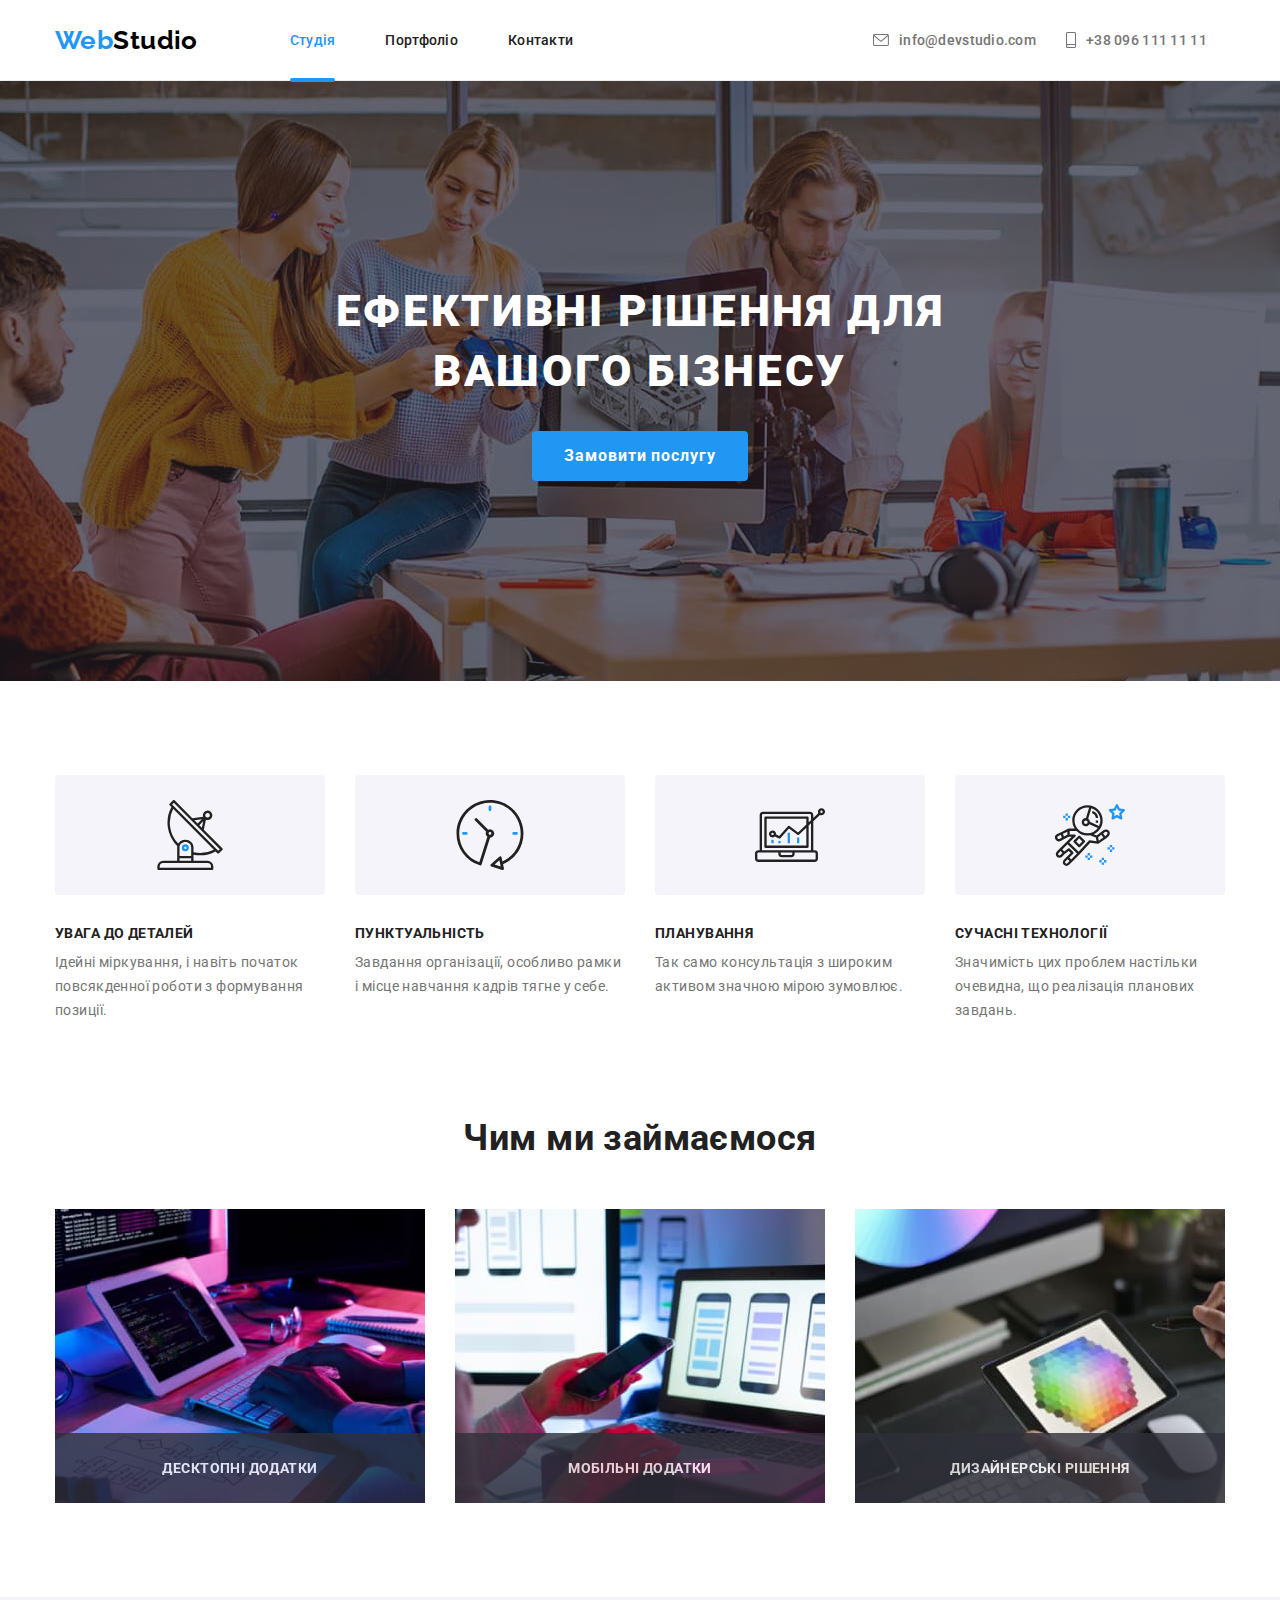
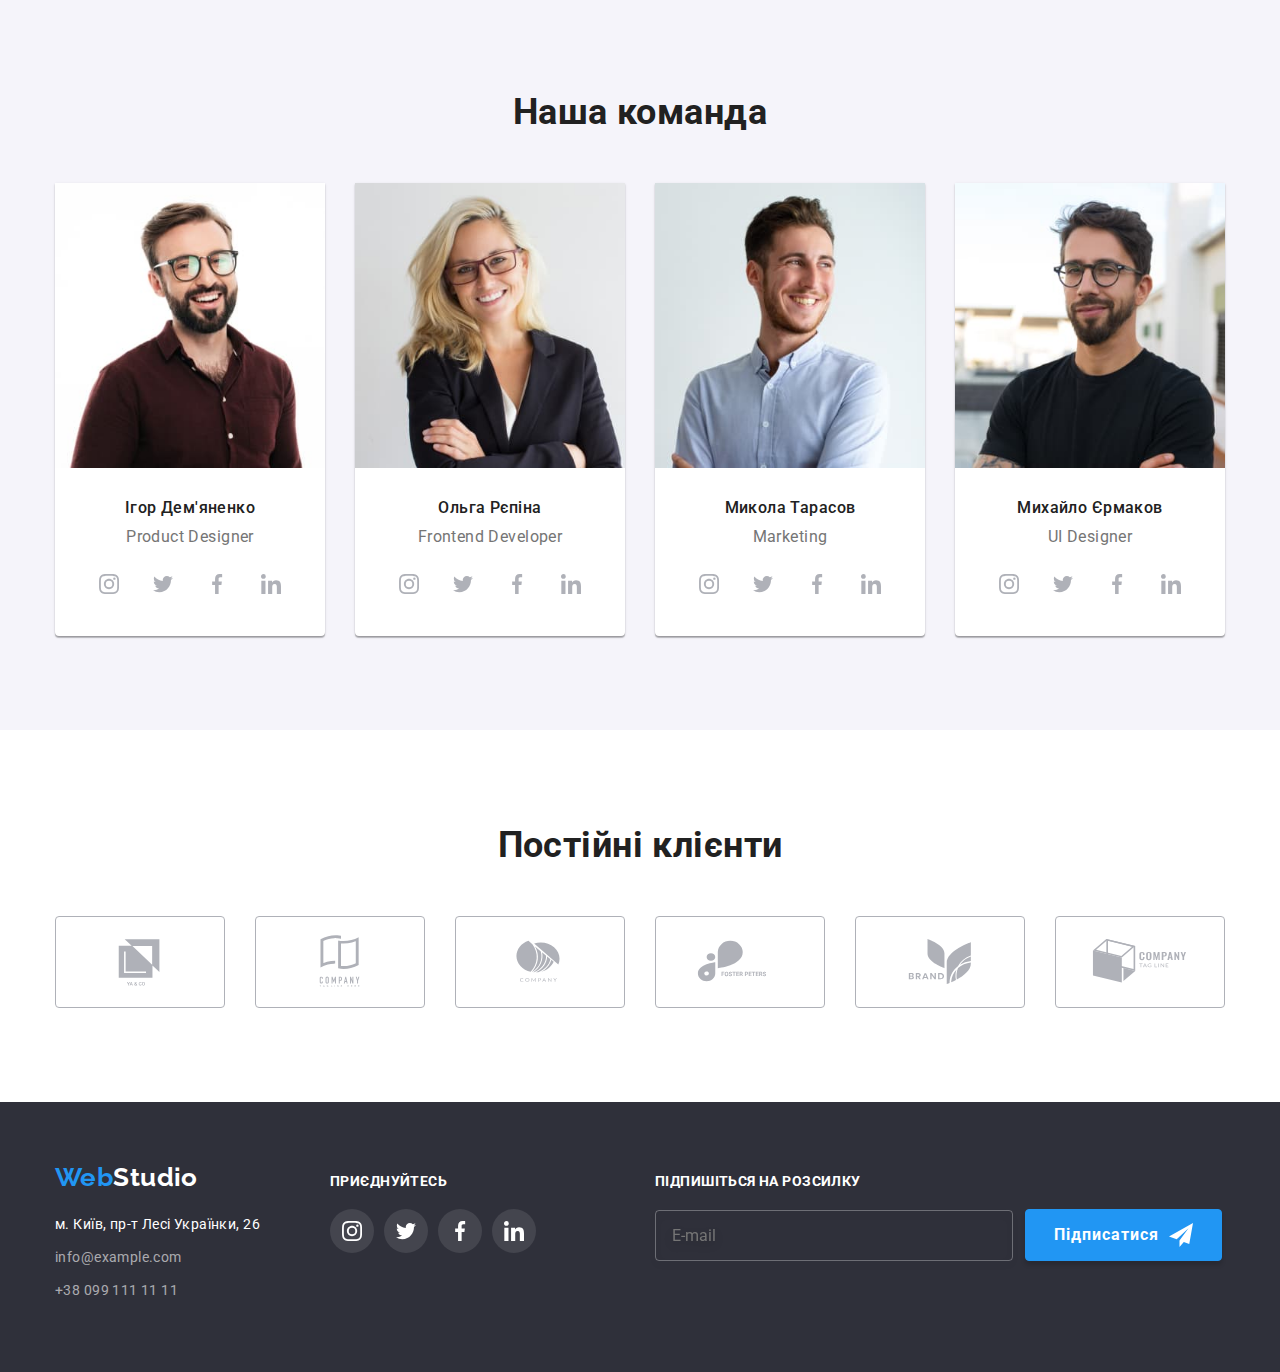
<file: index.html>
<!DOCTYPE html>
<html lang="uk">

<head>
  <meta charset="UTF-8" />
  <meta http-equiv="X-UA-Compatible" content="IE=edge" />
  <meta name="viewport" content="width=device-width, initial-scale=1.0" />
  <link rel="preconnect" href="https://fonts.googleapis.com" />
  <link rel="preconnect" href="https://fonts.gstatic.com" crossorigin />
  <link href="https://fonts.googleapis.com/css2?family=Raleway:wght@700&family=Roboto:wght@400;500;700;900&display=swap"
    rel="stylesheet" />
  <link rel="stylesheet"
    href="https://cdnjs.cloudflare.com/ajax/libs/modern-normalize/1.1.0/modern-normalize.min.css" />
  <link rel="stylesheet" href="./css/main.min.css" />
  <link rel="icon" type="image/svg" href="./images/icon-check.svg">
  <title lang="en">WebStudio</title>
</head>

<body>
  <header class="header">
    <div class="container">
      <div class="header__wraper">
        <nav class="nav">
          <a class="nav__logo" href="./index.html" lang="en"><span class="logo-accent">Web</span>Studio</a>
          <ul class="nav__list">
            <li>
              <a class="nav__link current" href="./index.html">Студія</a>
            </li>
            <li>
              <a class="nav__link" href="./portfolio.html">Портфоліо</a>
            </li>
            <li>
              <a class="nav__link" href="#">Контакти</a>
            </li>
          </ul>
        </nav>
        <ul class="header__list">
          <li>
            <a class="header__link header__link--top" href="mailto:info@devstudio.com">
              <svg class="header__icon" width="16" height="12">
                <use href="./images/icons.svg#icon-envelope"></use>
              </svg>info@devstudio.com</a>
          </li>
          <li>
            <a class="header__link header__link--bottom" href="tel:+380961111111">
              <svg class="header__icon" width="10" height="16">
                <use href="./images/icons.svg#icon-smartphone"></use>
              </svg>+38 096 111 11 11</a>
          </li>
        </ul>
      </div>
      <div class="mobile">
        <a class="mobile__logo" href="./index.html" lang="en"><span class="logo-accent">Web</span>Studio</a>
        <button type="button" class="mobile__menu-open" data-menu-open>
          <svg class="mobile__open-icon" width="40" height="40">
            <use href="./images/icons.svg#icon-menu"></use>
          </svg>
        </button>
        <div class="mobile__menu is-hidden" data-menu>
          <button class="mobile__close" data-menu-close>
            <svg class="mobile__close-icon" width="40" height="40">
              <use href="./images/icons.svg#icon-menu-close"></use>
            </svg>
          </button>
          <div class="mobile__top">
            <ul class="mobile__list">
              <li>
                <a class="mobile__link current-mobile" href="./index.html">Студія</a>
              </li>
              <li>
                <a class="mobile__link" href="./portfolio.html">Портфоліо</a>
              </li>
              <li>
                <a class="mobile__link" href="#">Контакти</a>
              </li>
            </ul>
          </div>
          <div class="mobile__bottom">
            <ul class="mobile__contact-list">
              <li>
                <a class="mobile__tell-link" href="tel:+380961111111">
                  +38 096 111 11 11</a>
              </li>
              <li>
                <a class="mobile__email-link" href="mailto:info@devstudio.com">info@devstudio.com</a>
              </li>
            </ul>
            <ul class="menu-soc">
              <li class="menu-soc__link"><a href="#">Instagram</a></li>
              <li class="menu-soc__link"><a href="#">Twitter</a></li>
              <li class="menu-soc__link"><a href="#">Facebook</a></li>
              <li class="menu-soc__link"><a href="#">LinkedIn</a></li>
            </ul>
          </div>
        </div>
      </div>
    </div>
  </header>
  <main>
    <section class="hero">
      <h1 class="hero__title">Ефективні рішення для вашого бізнесу</h1>
      <button data-modal-open class="hero__btn" type="button">
        Замовити послугу
      </button>
      <div data-modal class="backdrop is-hidden">
        <div class="modal">
          <button data-modal-close class="modal__btn">
            <svg class="modal__icon" width="18" height="18">
              <use href="./images/icons.svg#icon-close"></use>
            </svg>
          </button>
          <p class="modal__title">Залиште свої дані, ми вам передзвонимо</p>
          <form>
            <label class="modal__label">
              Ім'я
              <input type="text" name="name" class="modal__input" required />
              <svg class="modal__input-icon" width="18" height="18">
                <use href="./images/icons.svg#icon-person"></use>
              </svg>
            </label>
            <label class="modal__label">
              Телефон
              <input type="tel" name="tel" class="modal__input" required />
              <svg class="modal__input-icon" width="18" height="18">
                <use href="./images/icons.svg#icon-phone"></use>
              </svg>
            </label>
            <label class="modal__label">
              Пошта
              <input type="email" name="email" class="modal__input" required />
              <svg class="modal__input-icon" width="18" height="18">
                <use href="./images/icons.svg#icon-email"></use>
              </svg>
            </label>
            <label class="modal__label modal__label--bottom">
              Коментар
              <textarea class="modal__comment" name="comment" rows="8" placeholder="Введіть текст"></textarea>
            </label>
            <label class="modal__policy">
              <input class="modal__checkbox" type="checkbox" name="policy" />
              <svg class="modal__checbox-icon" width="16" height="15">
                <use href="./images/icons.svg#icon-check"></use>
              </svg>
              <span>Погоджуюся з розсилкою та приймаю</span>
              <a href="" class="modal__checbox-link">Умови договору</a>
            </label>
            <button type="submit" class="modal__form-btn">Відправити</button>
          </form>
        </div>
      </div>
    </section>
    <section class="features section">
      <div class="container">
        <h2 class="section__title feature-title">Особливості</h2>
        <ul class="features__list">
          <li class="features__item">
            <div class="features__icon-wraper">
              <svg width="70" height="70">
                <use href="./images/icons.svg#icon-antenna"></use>
              </svg>
            </div>
            <h3 class="features__title">Увага до деталей</h3>
            <p class="features__descr">
              Ідейні міркування, і навіть початок повсякденної роботи з
              формування позиції.
            </p>
          </li>
          <li class="features__item">
            <div class="features__icon-wraper">
              <svg width="70" height="70">
                <use href="./images/icons.svg#icon-clock"></use>
              </svg>
            </div>
            <h3 class="features__title">Пунктуальність</h3>
            <p class="features__descr">
              Завдання організації, особливо рамки і місце навчання кадрів
              тягне у себе.
            </p>
          </li>
          <li class="features__item">
            <div class="features__icon-wraper">
              <svg width="70" height="70">
                <use href="./images/icons.svg#icon-diagram"></use>
              </svg>
            </div>
            <h3 class="features__title">Планування</h3>
            <p class="features__descr">
              Так само консультація з широким активом значною мірою зумовлює.
            </p>
          </li>
          <li class="features__item">
            <div class="features__icon-wraper">
              <svg width="70" height="70">
                <use href="./images/icons.svg#icon-astronaut"></use>
              </svg>
            </div>
            <h3 class="features__title">Сучасні технології</h3>
            <p class="features__descr">
              Значимість цих проблем настільки очевидна, що реалізація
              планових завдань.
            </p>
          </li>
        </ul>
      </div>
    </section>
    <section class="services section">
      <div class="container">
        <h2 class="section__title">Чим ми займаємося</h2>
        <ul class="services__list">
          <li class="services__item">
            <img srcset="
                  ./images/studio/desktop/img1.jpg    1x,
                  ./images/studio/desktop/img1-2x.jpg 2x
                " src="./images/studio/desktop/img1.jpg" alt="Людина працює за компьютером" width="370" height="294" />
            <p class="services__description">Десктопні додатки</p>
          </li>
          <li class="services__item">
            <img srcset="
                  ./images/studio/desktop/img2.jpg    1x,
                  ./images/studio/desktop/img2-2x.jpg 2x
                " src="./images/studio/desktop/img2.jpg" alt="Людина працює з телефоном та ноутбуком" width="370"
              height="294" />
            <p class="services__description">Мобільні додатки</p>
          </li>
          <li class="services__item">
            <img srcset="
                  ./images/studio/desktop/img3.jpg    1x,
                  ./images/studio/desktop/img3-2x.jpg 2x
                " src="./images/studio/desktop/img3.jpg" alt="Людина працює з планшетом" width="370" height="294" />
            <p class="services__description">Дизайнерські рішення</p>
          </li>
        </ul>
      </div>
    </section>
    <section class="our-team section">
      <div class="container">
        <h2 class="section__title">Наша команда</h2>
        <ul class="our-team__list">
          <li class="our-team__item">
            <picture>
              <source srcset="
                    ./images/studio/mobile/photo1-mob.jpg    1x,
                    ./images/studio/mobile/photo1-mob-2x.jpg 2x
                  " media="(max-width: 767px)" />
              <source srcset="
                    ./images/studio/tablet/photo1-tab.jpg    1x,
                    ./images/studio/tablet/photo1-tab-2x.jpg 2x
                  " media="(min-width: 768px)" />
              <source srcset="
                    ./images/studio/desktop/photo1.jpg    1x,
                    ./images/studio/desktop/photo1-2x.jpg 2x
                  " media="(min-width: 1200px)" />
              <img src="./images/studio/desktop/photo1.jpg" alt="Ігор Дем'яненко" width="450" />
            </picture>
            <div class="our-team__content">
              <h3 class="our-team__name">Ігор Дем'яненко</h3>
              <p class="our-team__descr" lang="en">Product Designer</p>
              <div>
                <ul class="our-soc">
                  <li class="our-soc__item">
                    <a href="" class="our-soc__link">
                      <svg class="our-soc__icon" width="20" height="20">
                        <use href="./images/icons.svg#icon-instagram"></use>
                      </svg>
                    </a>
                  </li>
                  <li class="our-soc__item">
                    <a href="" class="our-soc__link">
                      <svg class="our-soc__icon" width="20" height="20">
                        <use href="./images/icons.svg#icon-twitter"></use>
                      </svg>
                    </a>
                  </li>
                  <li class="our-soc__item">
                    <a href="" class="our-soc__link">
                      <svg class="our-soc__icon" width="20" height="20">
                        <use href="./images/icons.svg#icon-facebook"></use>
                      </svg>
                    </a>
                  </li>
                  <li class="our-soc__item">
                    <a href="" class="our-soc__link">
                      <svg class="our-soc__icon" width="20" height="20">
                        <use href="./images/icons.svg#icon-linkedin"></use>
                      </svg>
                    </a>
                  </li>
                </ul>
              </div>
            </div>
          </li>
          <li class="our-team__item">
            <picture>
              <source srcset="
                    ./images/studio/mobile/photo2-mob.jpg    1x,
                    ./images/studio/mobile/photo2-mob-2x.jpg 2x
                  " media="(max-width: 767px)" />
              <source srcset="
                    ./images/studio/tablet/photo2-tab.jpg    1x,
                    ./images/studio/tablet/photo2-tab-2x.jpg 2x
                  " media="(min-width: 768px)" />
              <source srcset="
                    ./images/studio/desktop/photo2.jpg    1x,
                    ./images/studio/desktop/photo2-2x.jpg 2x
                  " media="(min-width: 1200px)" />
              <img src="./images/studio/desktop/photo2.jpg" alt="Ольга Рєпіна" width="450" />
            </picture>
            <div class="our-team__content">
              <h3 class="our-team__name">Ольга Рєпіна</h3>
              <p class="our-team__descr" lang="en">Frontend Developer</p>
              <div>
                <ul class="our-soc">
                  <li class="our-soc__item">
                    <a href="" class="our-soc__link">
                      <svg class="our-soc__icon" width="20" height="20">
                        <use href="./images/icons.svg#icon-instagram"></use>
                      </svg>
                    </a>
                  </li>
                  <li class="our-soc__item">
                    <a href="" class="our-soc__link">
                      <svg class="our-soc__icon" width="20" height="20">
                        <use href="./images/icons.svg#icon-twitter"></use>
                      </svg>
                    </a>
                  </li>
                  <li class="our-soc__item">
                    <a href="" class="our-soc__link">
                      <svg class="our-soc__icon" width="20" height="20">
                        <use href="./images/icons.svg#icon-facebook"></use>
                      </svg>
                    </a>
                  </li>
                  <li class="our-soc__item">
                    <a href="" class="our-soc__link">
                      <svg class="our-soc__icon" width="20" height="20">
                        <use href="./images/icons.svg#icon-linkedin"></use>
                      </svg>
                    </a>
                  </li>
                </ul>
              </div>
            </div>
          </li>
          <li class="our-team__item">
            <picture>
              <source srcset="
                    ./images/studio/mobile/photo3-mob.jpg    1x,
                    ./images/studio/mobile/photo3-mob-2x.jpg 2x
                  " media="(max-width: 767px)" />
              <source srcset="
                    ./images/studio/tablet/photo3-tab.jpg    1x,
                    ./images/studio/tablet/photo3-tab-2x.jpg 2x
                  " media="(min-width: 768px)" />
              <source srcset="
                    ./images/studio/desktop/photo3.jpg    1x,
                    ./images/studio/desktop/photo3-2x.jpg 2x
                  " media="(min-width: 1200px)" />
              <img src="./images/studio/desktop/photo3.jpg" alt="Микола Тарасов" width="450" />
            </picture>
            <div class="our-team__content">
              <h3 class="our-team__name">Микола Тарасов</h3>
              <p class="our-team__descr" lang="en">Marketing</p>
              <div>
                <ul class="our-soc">
                  <li class="our-soc__item">
                    <a href="" class="our-soc__link">
                      <svg class="our-soc__icon" width="20" height="20">
                        <use href="./images/icons.svg#icon-instagram"></use>
                      </svg>
                    </a>
                  </li>
                  <li class="our-soc__item">
                    <a href="" class="our-soc__link">
                      <svg class="our-soc__icon" width="20" height="20">
                        <use href="./images/icons.svg#icon-twitter"></use>
                      </svg>
                    </a>
                  </li>
                  <li class="our-soc__item">
                    <a href="" class="our-soc__link">
                      <svg class="our-soc__icon" width="20" height="20">
                        <use href="./images/icons.svg#icon-facebook"></use>
                      </svg>
                    </a>
                  </li>
                  <li class="our-soc__item">
                    <a href="" class="our-soc__link">
                      <svg class="our-soc__icon" width="20" height="20">
                        <use href="./images/icons.svg#icon-linkedin"></use>
                      </svg>
                    </a>
                  </li>
                </ul>
              </div>
            </div>
          </li>
          <li class="our-team__item">
            <picture>
              <source srcset="
                    ./images/studio/mobile/photo4-mob.jpg    1x,
                    ./images/studio/mobile/photo4-mob-2x.jpg 2x
                  " media="(max-width: 767px)" />
              <source srcset="
                    ./images/studio/tablet/photo4-tab.jpg    1x,
                    ./images/studio/tablet/photo4-tab-2x.jpg 2x
                  " media="(min-width: 768px)" />
              <source srcset="
                    ./images/studio/desktop/photo4.jpg    1x,
                    ./images/studio/desktop/photo4-2x.jpg 2x
                  " media="(min-width: 1200px)" />
              <img src="./images/studio/desktop/photo4.jpg" alt="Михайло Єрмаков" width="450" />
            </picture>
            <div class="our-team__content">
              <h3 class="our-team__name">Михайло Єрмаков</h3>
              <p class="our-team__descr" lang="en">UI Designer</p>
              <div>
                <ul class="our-soc">
                  <li class="our-soc__item">
                    <a href="" class="our-soc__link">
                      <svg class="our-soc__icon" width="20" height="20">
                        <use href="./images/icons.svg#icon-instagram"></use>
                      </svg>
                    </a>
                  </li>
                  <li class="our-soc__item">
                    <a href="" class="our-soc__link">
                      <svg class="our-soc__icon" width="20" height="20">
                        <use href="./images/icons.svg#icon-twitter"></use>
                      </svg>
                    </a>
                  </li>
                  <li class="our-soc__item">
                    <a href="" class="our-soc__link">
                      <svg class="our-soc__icon" width="20" height="20">
                        <use href="./images/icons.svg#icon-facebook"></use>
                      </svg>
                    </a>
                  </li>
                  <li class="our-soc__item">
                    <a href="" class="our-soc__link">
                      <svg class="our-soc__icon" width="20" height="20">
                        <use href="./images/icons.svg#icon-linkedin"></use>
                      </svg>
                    </a>
                  </li>
                </ul>
              </div>
            </div>
          </li>
        </ul>
      </div>
    </section>
    <section class="section">
      <div class="container">
        <h2 class="section__title">Постійні клієнти</h2>
        <ul class="clients">
          <li>
            <a href="" class="clients__link">
              <svg class="clients__logo" width="106" height="60">
                <use href="./images/icons.svg#icon-logo1"></use>
              </svg>
            </a>
          </li>
          <li>
            <a href="" class="clients__link">
              <svg class="clients__logo" width="106" height="60">
                <use href="./images/icons.svg#icon-logo2"></use>
              </svg>
            </a>
          </li>
          <li>
            <a href="" class="clients__link">
              <svg class="clients__logo" width="106" height="60">
                <use href="./images/icons.svg#icon-logo3"></use>
              </svg>
            </a>
          </li>
          <li>
            <a href="" class="clients__link">
              <svg class="clients__logo" width="106" height="60">
                <use href="./images/icons.svg#icon-logo4"></use>
              </svg>
            </a>
          </li>
          <li>
            <a href="" class="clients__link">
              <svg class="clients__logo" width="106" height="60">
                <use href="./images/icons.svg#icon-logo5"></use>
              </svg>
            </a>
          </li>
          <li>
            <a href="" class="clients__link">
              <svg class="clients__logo" width="106" height="60">
                <use href="./images/icons.svg#icon-logo6"></use>
              </svg>
            </a>
          </li>
        </ul>
      </div>
    </section>
  </main>
  <footer class="footer">
    <div class="footer__wraper container">
      <div class="footer__link-wraper">
        <div>
          <a class="footer__logo" href="./index.html" lang="en"><span class="logo-accent">Web</span>Studio</a>
          <address class="address">
            <ul class="address__list">
              <li>
                <a class="address__map" href="https://goo.gl/maps/CPtrU1FHBa2aNyZL9" target="_blank"
                  rel="noopener noreferrer nofollow">м. Київ, пр-т Лесі Українки, 26</a>
              </li>
              <li>
                <a class="address__contacts" href="mailto:info@example.com">info@example.com</a>
              </li>
              <li>
                <a class="address__contacts" href="tel:+380991111111">+38 099 111 11 11</a>
              </li>
            </ul>
          </address>
        </div>
        <div class="footer__soc-link">
          <p class="footer__text uppercase">приєднуйтесь</p>
          <ul class="footer__list">
            <li class="footer__item">
              <a href="" class="footer__link">
                <svg width="20" height="20">
                  <use href="./images/icons.svg#icon-instagram"></use>
                </svg>
              </a>
            </li>
            <li class="footer__item">
              <a href="" class="footer__link">
                <svg width="20" height="20">
                  <use href="./images/icons.svg#icon-twitter"></use>
                </svg>
              </a>
            </li>
            <li class="footer__item">
              <a href="" class="footer__link">
                <svg width="20" height="20">
                  <use href="./images/icons.svg#icon-facebook"></use>
                </svg>
              </a>
            </li>
            <li class="footer__item">
              <a href="" class="footer__link">
                <svg width="20" height="20">
                  <use href="./images/icons.svg#icon-linkedin"></use>
                </svg>
              </a>
            </li>
          </ul>
        </div>
      </div>
      <div class="footer__form-wraper">
        <p class="footer__text uppercase">Підпишіться на розсилку</p>
        <form class="footer__form">
          <label class="footer__form-label">
            <input type="email" name="email" placeholder="E-mail" required />
          </label>
          <button class="footer__btn" type="submit">
            Підписатися
            <svg class="footer__btn-icon" width="24" height="24">
              <use href="./images/icons.svg#icon-send"></use>
            </svg>
          </button>
        </form>
      </div>
    </div>
  </footer>
  <script src="./js/modal.js"></script>
  <script src="./js/mobile-menu.js"></script>
</body>

</html>
</file>
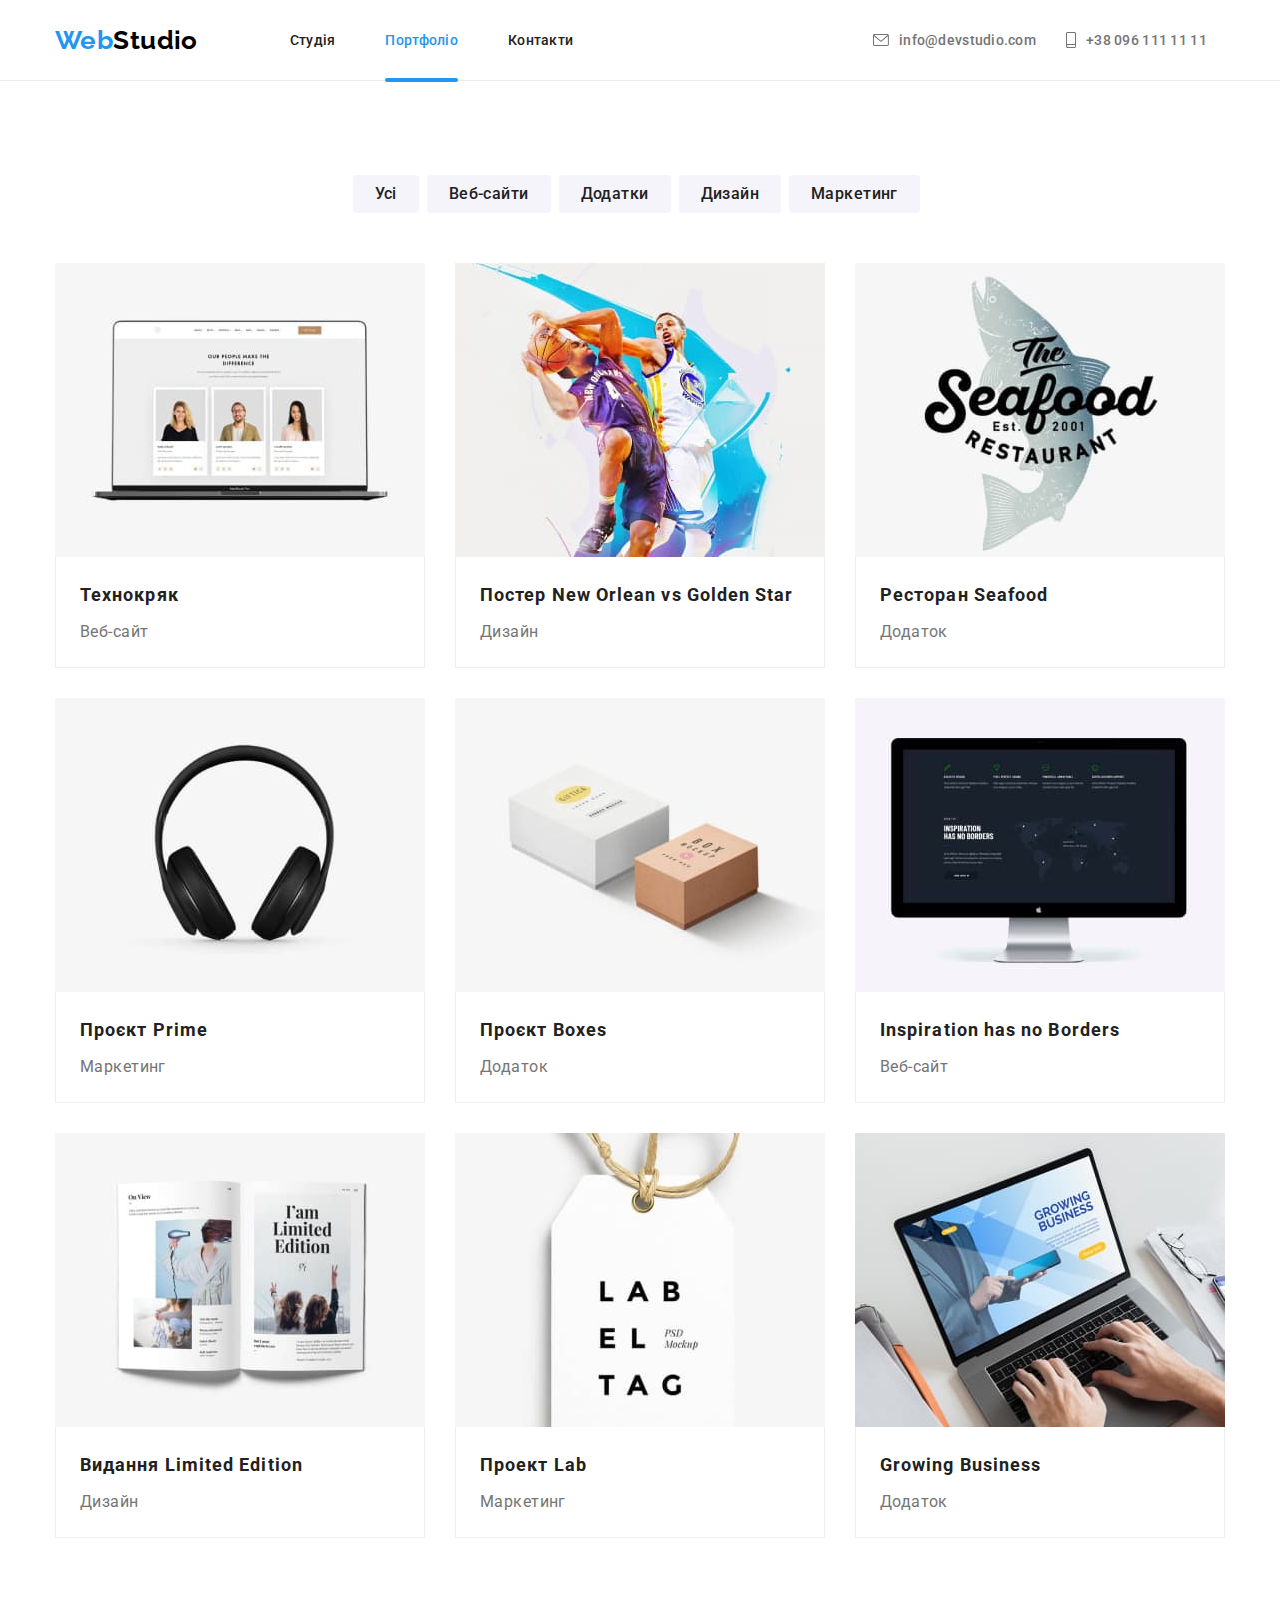
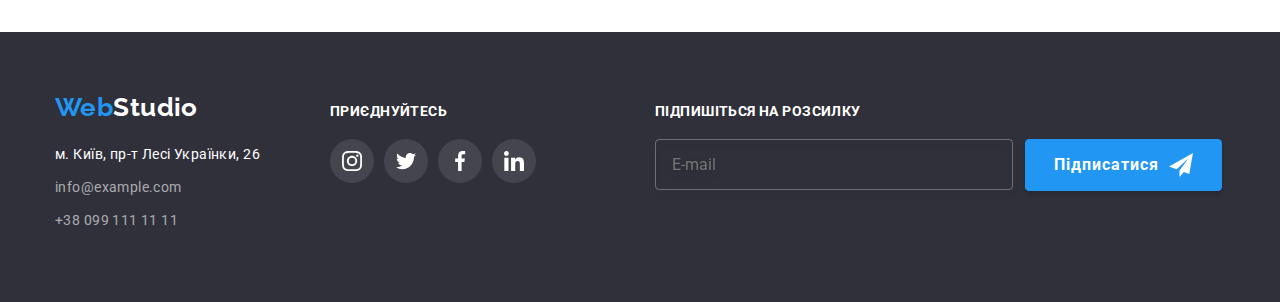
<file: portfolio.html>
<!DOCTYPE html>
<html lang="uk">
  <head>
    <meta charset="UTF-8" />
    <meta http-equiv="X-UA-Compatible" content="IE=edge" />
    <meta name="viewport" content="width=device-width, initial-scale=1.0" />
    <link rel="preconnect" href="https://fonts.googleapis.com" />
    <link rel="preconnect" href="https://fonts.gstatic.com" crossorigin />
    <link
      href="https://fonts.googleapis.com/css2?family=Raleway:wght@700&family=Roboto:wght@400;500;700;900&display=swap"
      rel="stylesheet"
    />
    <link
      rel="stylesheet"
      href="https://cdnjs.cloudflare.com/ajax/libs/modern-normalize/1.1.0/modern-normalize.min.css"
    />
    <link rel="stylesheet" href="./css/main.min.css" />
    <title lang="en">Portfolio</title>
  </head>
  <body>
    <header class="header">
      <div class="container">
        <div class="header__wraper">
          <nav class="nav">
            <a class="nav__logo" href="./index.html" lang="en"
              ><span class="logo-accent">Web</span>Studio</a
            >
            <ul class="nav__list">
              <li>
                <a class="nav__link" href="./index.html">Студія</a>
              </li>
              <li>
                <a class="nav__link current" href="./portfolio.html"
                  >Портфоліо</a
                >
              </li>
              <li>
                <a class="nav__link" href="#">Контакти</a>
              </li>
            </ul>
          </nav>
          <ul class="header__list">
            <li>
              <a
                class="header__link header__link--top"
                href="mailto:info@devstudio.com"
              >
                <svg class="header__icon" width="16" height="12">
                  <use href="./images/icons.svg#icon-envelope"></use></svg
                >info@devstudio.com</a
              >
            </li>
            <li>
              <a
                class="header__link header__link--bottom"
                href="tel:+380961111111"
              >
                <svg class="header__icon" width="10" height="16">
                  <use href="./images/icons.svg#icon-smartphone"></use></svg
                >+38 096 111 11 11</a
              >
            </li>
          </ul>
        </div>
        <div class="mobile">
          <a class="mobile__logo" href="./index.html" lang="en"
            ><span class="logo-accent">Web</span>Studio</a
          >
          <button type="button" class="mobile__menu-open" data-menu-open>
            <svg class="mobile__open-icon" width="40" height="40">
              <use href="./images/icons.svg#icon-menu"></use>
            </svg>
          </button>
          <div class="mobile__menu is-hidden" data-menu>
            <button class="mobile__close" data-menu-close>
              <svg class="mobile__close-icon" width="40" height="40">
                <use href="./images/icons.svg#icon-menu-close"></use>
              </svg>
            </button>
            <div class="mobile__top">
              <ul class="mobile__list">
                <li>
                  <a class="mobile__link" href="./index.html">Студія</a>
                </li>
                <li>
                  <a class="mobile__link current-mobile" href="./portfolio.html"
                    >Портфоліо</a
                  >
                </li>
                <li>
                  <a class="mobile__link" href="#">Контакти</a>
                </li>
              </ul>
            </div>
            <div class="mobile__bottom">
              <ul class="mobile__contact-list">
                <li>
                  <a class="mobile__tell-link" href="tel:+380961111111">
                    +38 096 111 11 11</a
                  >
                </li>
                <li>
                  <a class="mobile__email-link" href="mailto:info@devstudio.com"
                    >info@devstudio.com</a
                  >
                </li>
              </ul>
              <ul class="menu-soc">
                <li class="menu-soc__link"><a href="#">Instagram</a></li>
                <li class="menu-soc__link"><a href="#">Twitter</a></li>
                <li class="menu-soc__link"><a href="#">Facebook</a></li>
                <li class="menu-soc__link"><a href="#">LinkedIn</a></li>
              </ul>
            </div>
          </div>
        </div>
      </div>
    </header>
    <main>
      <section class="portfolio section">
        <div class="container">
          <h1 class="section__title title-hidden">Портфоліо</h1>
          <ul class="portfolio__nav">
            <li class="portfolio__nav-list">
              <button class="portfolio__nav-btn" type="button">Усі</button>
            </li>
            <li class="portfolio__nav-list">
              <button class="portfolio__nav-btn" type="button">
                Веб-сайти
              </button>
            </li>
            <li class="portfolio__nav-list">
              <button class="portfolio__nav-btn" type="button">Додатки</button>
            </li>
            <li class="portfolio__nav-list">
              <button class="portfolio__nav-btn" type="button">Дизайн</button>
            </li>
            <li class="portfolio__nav-list">
              <button class="portfolio__nav-btn" type="button">
                Маркетинг
              </button>
            </li>
          </ul>
          <ul class="portfolio__set">
            <li class="portfolio__item">
              <a href="" class="portfolio__link">
                <div class="overlay">
                  <picture>
                    <source
                      srcset="
                        ./images/portfolio/desktop/img1.jpg    1x,
                        ./images/portfolio/desktop/img1-2x.jpg 2x
                      "
                      media="(min-width: 1200px)"
                    />
                    <source
                      srcset="
                        ./images/portfolio/tablet/img1-tab.jpg    1x,
                        ./images/portfolio/tablet/img1-tab-2x.jpg 2x
                      "
                      media="(min-width: 768px)"
                    />
                    <source
                      srcset="
                        ./images/portfolio/mobile/img1-mob.jpg    1x,
                        ./images/portfolio/mobile/img1-mob-2x.jpg 2x
                      "
                      media="(max-width: 767px)"
                    />
                    <img
                      src="./images/portfolio/desktop/img1.jpg"
                      alt="Технокряк"
                      width="450"
                      height="294"
                    />
                  </picture>

                  <p class="overlay__text">
                    Ресурс пропонує комплексні пропозиції з різним рівнем
                    функціоналу та сервісів. Все це дозволить відвідувачу
                    отримати вичерпні відомості про компанію чи приватну особу.
                  </p>
                </div>

                <div class="portfolio__wraper">
                  <h2 class="portfolio__title">Технокряк</h2>
                  <p class="portfolio__descr">Веб-сайт</p>
                </div>
              </a>
            </li>
            <li class="portfolio__item">
              <a href="" class="portfolio__link">
                <div class="overlay">
                  <picture>
                    <source
                      srcset="
                        ./images/portfolio/desktop/img2.jpg    1x,
                        ./images/portfolio/desktop/img2-2x.jpg 2x
                      "
                      media="(min-width: 1200px)"
                    />
                    <source
                      srcset="
                        ./images/portfolio/tablet/img2-tab.jpg    1x,
                        ./images/portfolio/tablet/img2-tab-2x.jpg 2x
                      "
                      media="(min-width: 768px)"
                    />
                    <source
                      srcset="
                        ./images/portfolio/mobile/img2-mob.jpg    1x,
                        ./images/portfolio/mobile/img2-mob-2x.jpg 2x
                      "
                      media="(max-width: 767px)"
                    />
                    <img
                      src="./images/portfolio/desktop/img2.jpg"
                      alt="Постер Новий Орлеан проти Золотої Зірки"
                      width="450"
                      height="294"
                    />
                  </picture>

                  <p class="overlay__text">
                    Ресурс пропонує комплексні пропозиції з різним рівнем
                    функціоналу та сервісів. Все це дозволить відвідувачу
                    отримати вичерпні відомості про компанію чи приватну особу.
                  </p>
                </div>

                <div class="portfolio__wraper">
                  <h2 class="portfolio__title">
                    Постер <span lang="en">New Orlean vs Golden Star</span>
                  </h2>
                  <p class="portfolio__descr">Дизайн</p>
                </div>
              </a>
            </li>
            <li class="portfolio__item">
              <a href="" class="portfolio__link">
                <div class="overlay">
                  <picture>
                    <source
                      srcset="
                        ./images/portfolio/desktop/img3.jpg    1x,
                        ./images/portfolio/desktop/img3-2x.jpg 2x
                      "
                      media="(min-width: 1200px)"
                    />
                    <source
                      srcset="
                        ./images/portfolio/tablet/img3-tab.jpg    1x,
                        ./images/portfolio/tablet/img3-tab-2x.jpg 2x
                      "
                      media="(min-width: 768px)"
                    />
                    <source
                      srcset="
                        ./images/portfolio/mobile/img3-mob.jpg    1x,
                        ./images/portfolio/mobile/img3-mob-2x.jpg 2x
                      "
                      media="(max-width: 767px)"
                    />
                    <img
                      src="./images/portfolio/desktop/img3.jpg"
                      alt="Ресторан морепродуктів"
                      width="450"
                      height="294"
                    />
                  </picture>

                  <p class="overlay__text">
                    Ресурс пропонує комплексні пропозиції з різним рівнем
                    функціоналу та сервісів. Все це дозволить відвідувачу
                    отримати вичерпні відомості про компанію чи приватну особу.
                  </p>
                </div>

                <div class="portfolio__wraper">
                  <h2 class="portfolio__title">
                    Ресторан <span lang="en">Seafood</span>
                  </h2>
                  <p class="portfolio__descr">Додаток</p>
                </div>
              </a>
            </li>
            <li class="portfolio__item">
              <a href="" class="portfolio__link">
                <div class="overlay">
                  <picture>
                    <source
                      srcset="
                        ./images/portfolio/desktop/img4.jpg    1x,
                        ./images/portfolio/desktop/img4-2x.jpg 2x
                      "
                      media="(min-width: 1200px)"
                    />
                    <source
                      srcset="
                        ./images/portfolio/tablet/img4-tab.jpg    1x,
                        ./images/portfolio/tablet/img4-tab-2x.jpg 2x
                      "
                      media="(min-width: 768px)"
                    />
                    <source
                      srcset="
                        ./images/portfolio/mobile/img4-mob.jpg    1x,
                        ./images/portfolio/mobile/img4-mob-2x.jpg 2x
                      "
                      media="(max-width: 767px)"
                    />
                    <img
                      src="./images/portfolio/desktop/img4.jpg"
                      alt="Головний проєкт"
                      width="450"
                      height="294"
                    />
                  </picture>

                  <p class="overlay__text">
                    Ресурс пропонує комплексні пропозиції з різним рівнем
                    функціоналу та сервісів. Все це дозволить відвідувачу
                    отримати вичерпні відомості про компанію чи приватну особу.
                  </p>
                </div>

                <div class="portfolio__wraper">
                  <h2 class="portfolio__title">
                    Проєкт <span lang="en">Prime</span>
                  </h2>
                  <p class="portfolio__descr">Маркетинг</p>
                </div>
              </a>
            </li>
            <li class="portfolio__item">
              <a href="" class="portfolio__link">
                <div class="overlay">
                  <picture>
                    <source
                      srcset="
                        ./images/portfolio/desktop/img5.jpg    1x,
                        ./images/portfolio/desktop/img5-2x.jpg 2x
                      "
                      media="(min-width: 1200px)"
                    />
                    <source
                      srcset="
                        ./images/portfolio/tablet/img5-tab.jpg    1x,
                        ./images/portfolio/tablet/img5-tab-2x.jpg 2x
                      "
                      media="(min-width: 768px)"
                    />
                    <source
                      srcset="
                        ./images/portfolio/mobile/img5-mob.jpg    1x,
                        ./images/portfolio/mobile/img5-mob-2x.jpg 2x
                      "
                      media="(max-width: 767px)"
                    />
                    <img
                      src="./images/portfolio/desktop/img5.jpg"
                      alt="Проєкт коробок"
                      width="450"
                      height="294"
                    />
                  </picture>

                  <p class="overlay__text">
                    Ресурс пропонує комплексні пропозиції з різним рівнем
                    функціоналу та сервісів. Все це дозволить відвідувачу
                    отримати вичерпні відомості про компанію чи приватну особу.
                  </p>
                </div>

                <div class="portfolio__wraper">
                  <h2 class="portfolio__title">
                    Проєкт <span lang="en">Boxes</span>
                  </h2>
                  <p class="portfolio__descr">Додаток</p>
                </div>
              </a>
            </li>
            <li class="portfolio__item">
              <a href="" class="portfolio__link">
                <div class="overlay">
                  <picture>
                    <source
                      srcset="
                        ./images/portfolio/desktop/img6.jpg    1x,
                        ./images/portfolio/desktop/img6-2x.jpg 2x
                      "
                      media="(min-width: 1200px)"
                    />
                    <source
                      srcset="
                        ./images/portfolio/tablet/img6-tab.jpg    1x,
                        ./images/portfolio/tablet/img6-tab-2x.jpg 2x
                      "
                      media="(min-width: 768px)"
                    />
                    <source
                      srcset="
                        ./images/portfolio/mobile/img6-mob.jpg    1x,
                        ./images/portfolio/mobile/img6-mob-2x.jpg 2x
                      "
                      media="(max-width: 767px)"
                    />
                    <img
                      src="./images/portfolio/desktop/img6.jpg"
                      alt="Натхнення не має меж"
                      width="450"
                      height="294"
                    />
                  </picture>

                  <p class="overlay__text">
                    Ресурс пропонує комплексні пропозиції з різним рівнем
                    функціоналу та сервісів. Все це дозволить відвідувачу
                    отримати вичерпні відомості про компанію чи приватну особу.
                  </p>
                </div>

                <div class="portfolio__wraper">
                  <h2 class="portfolio__title" lang="en">
                    Inspiration has no Borders
                  </h2>
                  <p class="portfolio__descr">Веб-сайт</p>
                </div>
              </a>
            </li>
            <li class="portfolio__item">
              <a href="" class="portfolio__link">
                <div class="overlay">
                  <picture>
                    <source
                      srcset="
                        ./images/portfolio/desktop/img7.jpg    1x,
                        ./images/portfolio/desktop/img7-2x.jpg 2x
                      "
                      media="(min-width: 1200px)"
                    />
                    <source
                      srcset="
                        ./images/portfolio/tablet/img7-tab.jpg    1x,
                        ./images/portfolio/tablet/img7-tab-2x.jpg 2x
                      "
                      media="(min-width: 768px)"
                    />
                    <source
                      srcset="
                        ./images/portfolio/mobile/img7-mob.jpg    1x,
                        ./images/portfolio/mobile/img7-mob-2x.jpg 2x
                      "
                      media="(max-width: 767px)"
                    />
                    <img
                      src="./images/portfolio/desktop/img7.jpg"
                      alt="Обмежене видання"
                      width="450"
                      height="294"
                    />
                  </picture>

                  <p class="overlay__text">
                    Ресурс пропонує комплексні пропозиції з різним рівнем
                    функціоналу та сервісів. Все це дозволить відвідувачу
                    отримати вичерпні відомості про компанію чи приватну особу.
                  </p>
                </div>

                <div class="portfolio__wraper">
                  <h2 class="portfolio__title">
                    Видання <span lang="en">Limited Edition</span>
                  </h2>
                  <p class="portfolio__descr">Дизайн</p>
                </div>
              </a>
            </li>
            <li class="portfolio__item">
              <a href="" class="portfolio__link">
                <div class="overlay">
                  <picture>
                    <source
                      srcset="
                        ./images/portfolio/desktop/img8.jpg    1x,
                        ./images/portfolio/desktop/img8-2x.jpg 2x
                      "
                      media="(min-width: 1200px)"
                    />
                    <source
                      srcset="
                        ./images/portfolio/tablet/img8-tab.jpg    1x,
                        ./images/portfolio/tablet/img8-tab-2x.jpg 2x
                      "
                      media="(min-width: 768px)"
                    />
                    <source
                      srcset="
                        ./images/portfolio/mobile/img8-mob.jpg    1x,
                        ./images/portfolio/mobile/img8-mob-2x.jpg 2x
                      "
                      media="(max-width: 767px)"
                    />
                    <img
                      src="./images/portfolio/desktop/img8.jpg"
                      alt="Проектна лабораторія"
                      width="450"
                      height="294"
                    />
                  </picture>

                  <p class="overlay__text">
                    Ресурс пропонує комплексні пропозиції з різним рівнем
                    функціоналу та сервісів. Все це дозволить відвідувачу
                    отримати вичерпні відомості про компанію чи приватну особу.
                  </p>
                </div>
                <div class="portfolio__wraper">
                  <h2 class="portfolio__title">
                    Проект <span class="uppercase" lang="en">Lab</span>
                  </h2>
                  <p class="portfolio__descr">Маркетинг</p>
                </div>
              </a>
            </li>
            <li class="portfolio__item">
              <a href="" class="portfolio__link">
                <div class="overlay">
                  <picture>
                    <source
                      srcset="
                        ./images/portfolio/desktop/img9.jpg    1x,
                        ./images/portfolio/desktop/img9-2x.jpg 2x
                      "
                      media="(min-width: 1200px)"
                    />
                    <source
                      srcset="
                        ./images/portfolio/tablet/img9-tab.jpg    1x,
                        ./images/portfolio/tablet/img9-tab-2x.jpg 2x
                      "
                      media="(min-width: 768px)"
                    />
                    <source
                      srcset="
                        ./images/portfolio/mobile/img9-mob.jpg    1x,
                        ./images/portfolio/mobile/img9-mob-2x.jpg 2x
                      "
                      media="(max-width: 767px)"
                    />
                    <img
                      src="./images/portfolio/desktop/img9.jpg"
                      alt="Зростаючий бізнес"
                      width="450"
                      height="294"
                    />
                  </picture>

                  <p class="overlay__text">
                    Ресурс пропонує комплексні пропозиції з різним рівнем
                    функціоналу та сервісів. Все це дозволить відвідувачу
                    отримати вичерпні відомості про компанію чи приватну особу.
                  </p>
                </div>
                <div class="portfolio__wraper">
                  <h2 class="portfolio__title" lang="en">Growing Business</h2>
                  <p class="portfolio__descr">Додаток</p>
                </div>
              </a>
            </li>
          </ul>
        </div>
      </section>
    </main>
    <footer class="footer">
      <div class="footer__wraper container">
        <div class="footer__link-wraper">
          <div>
            <a class="footer__logo" href="./index.html" lang="en"
              ><span class="logo-accent">Web</span>Studio</a
            >
            <address class="address">
              <ul class="address__list">
                <li>
                  <a
                    class="address__map"
                    href="https://goo.gl/maps/CPtrU1FHBa2aNyZL9"
                    target="_blank"
                    rel="noopener noreferrer nofollow"
                    >м. Київ, пр-т Лесі Українки, 26</a
                  >
                </li>
                <li>
                  <a class="address__contacts" href="mailto:info@example.com"
                    >info@example.com</a
                  >
                </li>
                <li>
                  <a class="address__contacts" href="tel:+380991111111"
                    >+38 099 111 11 11</a
                  >
                </li>
              </ul>
            </address>
          </div>
          <div class="footer__soc-link">
            <p class="footer__text uppercase">приєднуйтесь</p>
            <ul class="footer__list">
              <li class="footer__item">
                <a href="" class="footer__link">
                  <svg width="20" height="20">
                    <use href="./images/icons.svg#icon-instagram"></use>
                  </svg>
                </a>
              </li>
              <li class="footer__item">
                <a href="" class="footer__link">
                  <svg width="20" height="20">
                    <use href="./images/icons.svg#icon-twitter"></use>
                  </svg>
                </a>
              </li>
              <li class="footer__item">
                <a href="" class="footer__link">
                  <svg width="20" height="20">
                    <use href="./images/icons.svg#icon-facebook"></use>
                  </svg>
                </a>
              </li>
              <li class="footer__item">
                <a href="" class="footer__link">
                  <svg width="20" height="20">
                    <use href="./images/icons.svg#icon-linkedin"></use>
                  </svg>
                </a>
              </li>
            </ul>
          </div>
        </div>
        <div class="footer__form-wraper">
          <p class="footer__text uppercase">Підпишіться на розсилку</p>
          <form class="footer__form">
            <label class="footer__form-label">
              <input type="email" name="email" placeholder="E-mail" required />
            </label>
            <button class="footer__btn" type="submit">
              Підписатися
              <svg class="footer__btn-icon" width="24" height="24">
                <use href="./images/icons.svg#icon-send"></use>
              </svg>
            </button>
          </form>
        </div>
      </div>
    </footer>
    <script src="./js/mobile-menu.js"></script>
  </body>
</html>
</file>
<file: css/main.min.css>
h1,h2,h3,p,ul{margin:0;padding:0}img{display:block;max-width:100%;height:auto}a{display:block}a,a:visited,a:hover{text-decoration:none}ul,ol{list-style:none}:focus,:active{outline:none}a:focus,a:active{outline:1px solid var(--accent-color)}:root{--text-color-theme-dark: #ffffff;--text-color-theme-light: #757575;--title-text-color: #212121;--contacts-color: rgba(255, 255, 255, 0.6);--logo-color: #000000;--accent-color: #2196f3;--btn-active-color: #188ce8;--background-dark: #2f303a;--background-light: #f5f4fa;--gap: 30px;--fill-color: #afb1b8;--footer-soc-background-color: rgba(255, 255, 255, 0.1);--bg-gradient: linear-gradient(rgba(47, 48, 58, 0.4), rgba(47, 48, 58, 0.4))}.portfolio .title-hidden,.feature-title{position:absolute;width:1px;margin:-1px;height:1px;padding:0;overflow:hidden;border:0;clip:rect(0 0 0 0)}body{font-family:"Roboto",sans-serif;color:var(--text-color-theme-light);font-size:14px;letter-spacing:.03em}.container{width:100%;padding:0 15px;margin:0 auto}@media screen and (min-width: 480px){.container{width:480px}}@media screen and (min-width: 768px){.container{width:768px}}@media screen and (min-width: 1200px){.container{width:1200px}}.section{padding:60px 0}@media screen and (min-width: 1200px){.section{padding:94px 0}}.section__title{font-size:28px;line-height:1.179;margin-bottom:30px;color:var(--title-text-color);text-align:center}@media screen and (min-width: 1200px){.section__title{font-size:36px;line-height:1.167;margin-bottom:50px}}.logo,.footer__logo,.mobile__logo,.nav__logo{font-family:"Raleway",sans-serif;font-weight:700;font-size:26px;line-height:1.192}.logo-accent{color:var(--accent-color)}.header{background:var(--text-color-theme-dark);border-bottom:1px solid #ececec}@media screen and (min-width: 768px){.header__list{display:-webkit-box;display:-ms-flexbox;display:flex;-webkit-box-orient:vertical;-webkit-box-direction:normal;-ms-flex-direction:column;flex-direction:column;gap:10px}}@media screen and (min-width: 1200px){.header__list{-webkit-box-orient:horizontal;-webkit-box-direction:normal;-ms-flex-direction:row;flex-direction:row;margin-left:auto;gap:30px;width:352px;-webkit-box-align:center;-ms-flex-align:center;align-items:center}}.header__link--top{padding-top:18px}.header__link--bottom{padding-bottom:18px}.header__link{font-weight:500;line-height:1.143;letter-spacing:.02em;color:var(--text-color-theme-light);-webkit-transition-property:color;transition-property:color;-webkit-transition-duration:250ms;transition-duration:250ms;-webkit-transition-timing-function:cubic-bezier(0.4, 0, 0.2, 1);transition-timing-function:cubic-bezier(0.4, 0, 0.2, 1);display:-webkit-box;display:-ms-flexbox;display:flex;-webkit-box-align:center;-ms-flex-align:center;align-items:center}.header__link:focus,.header__link:hover{color:var(--accent-color)}@media screen and (min-width: 1200px){.header__link{padding:32px 0}}.header__icon{fill:currentColor;margin-right:10px}.nav__logo{color:var(--logo-color);padding:24px 0}@media screen and (min-width: 768px){.nav__logo{font-size:24px;line-height:1.167}}@media screen and (min-width: 1200px){.nav__logo{font-size:26px}}.nav__list{-webkit-box-pack:justify;-ms-flex-pack:justify;justify-content:space-between;-webkit-box-align:center;-ms-flex-align:center;align-items:center;gap:50px}.nav__link{font-weight:500;line-height:1.143;letter-spacing:.02em;color:var(--title-text-color);padding:32px 0;-webkit-transition-property:color;transition-property:color;-webkit-transition-duration:250ms;transition-duration:250ms;-webkit-transition-timing-function:cubic-bezier(0.4, 0, 0.2, 1);transition-timing-function:cubic-bezier(0.4, 0, 0.2, 1);position:relative}.nav__link:focus,.nav__link:hover{color:var(--accent-color)}.header__wraper{display:none}@media screen and (min-width: 768px){.header__wraper{display:-webkit-box;display:-ms-flexbox;display:flex;-webkit-box-pack:justify;-ms-flex-pack:justify;justify-content:space-between;-webkit-box-align:center;-ms-flex-align:center;align-items:center}.header__wraper .nav,.header__wraper .nav__list{display:-webkit-box;display:-ms-flexbox;display:flex;-webkit-box-align:center;-ms-flex-align:center;align-items:center}.header__wraper .nav__list{margin-left:87px}}@media screen and (min-width: 1200px){.header__wraper .nav__list{margin-left:92px}}.mobile{display:-webkit-box;display:-ms-flexbox;display:flex;-webkit-box-pack:justify;-ms-flex-pack:justify;justify-content:space-between;-webkit-box-align:center;-ms-flex-align:center;align-items:center}@media screen and (min-width: 768px){.mobile{display:none}}.mobile__logo{color:var(--logo-color);margin:16px 0;font-size:24px;line-height:1.167}.mobile__menu-open{padding:0;border:none;background-color:var(--text-color-theme-dark);cursor:pointer;-webkit-transition:fill 500ms cubic-bezier(0.4, 0, 0.2, 1);transition:fill 500ms cubic-bezier(0.4, 0, 0.2, 1)}.mobile__menu-open:hover,.mobile__menu-open:focus{fill:var(--accent-color)}.mobile__menu{position:fixed;background-color:var(--text-color-theme-dark);width:100%;height:100%;left:0;top:0;z-index:1;opacity:1;padding:48px 40px;-webkit-transition:opacity 500ms;transition:opacity 500ms;display:-webkit-box;display:-ms-flexbox;display:flex;-webkit-box-orient:vertical;-webkit-box-direction:normal;-ms-flex-direction:column;flex-direction:column;-webkit-box-pack:justify;-ms-flex-pack:justify;justify-content:space-between}.mobile__menu.is-hidden{visibility:hidden;opacity:0;pointer-events:none;-webkit-transition:opacity 500ms,visibility 500ms;transition:opacity 500ms,visibility 500ms}.mobile__top{position:relative}.mobile__close{position:absolute;top:10px;right:15px;background-color:var(--text-color-theme-dark);padding:0;border:none;cursor:pointer;-webkit-transition:fill 500ms cubic-bezier(0.4, 0, 0.2, 1);transition:fill 500ms cubic-bezier(0.4, 0, 0.2, 1)}.mobile__close:hover,.mobile__close:focus{fill:var(--accent-color)}.mobile__list{display:-webkit-box;display:-ms-flexbox;display:flex;-webkit-box-orient:vertical;-webkit-box-direction:normal;-ms-flex-direction:column;flex-direction:column;gap:32px}.mobile__list>li{position:relative}.mobile__link{font-weight:500;font-size:40px;line-height:1.175;letter-spacing:.02em;color:var(--title-text-color);-webkit-transition:color 500ms cubic-bezier(0.4, 0, 0.2, 1);transition:color 500ms cubic-bezier(0.4, 0, 0.2, 1)}.mobile__link:hover,.mobile__link:focus{color:var(--accent-color)}.current-mobile{color:var(--accent-color)}.mobile__tell-link{font-weight:500;font-size:34px;line-height:1.176;letter-spacing:.02em;color:var(--accent-color);margin-bottom:32px;-webkit-transition:color 500ms cubic-bezier(0.4, 0, 0.2, 1);transition:color 500ms cubic-bezier(0.4, 0, 0.2, 1)}.mobile__tell-link:focus,.mobile__tell-link:hover{color:var(--text-color-theme-lightk)}.mobile__email-link{font-weight:500;font-size:24px;line-height:1.167;letter-spacing:.02em;color:var(--text-color-theme-light);margin-bottom:64px;-webkit-transition:color 500ms cubic-bezier(0.4, 0, 0.2, 1);transition:color 500ms cubic-bezier(0.4, 0, 0.2, 1)}.mobile__email-link:focus,.mobile__email-link:hover{color:var(--accent-color)}.menu-soc{display:-webkit-box;display:-ms-flexbox;display:flex;gap:10px;-ms-flex-wrap:wrap;flex-wrap:wrap}.menu-soc__link{font-weight:500;font-size:18px;line-height:1.222;letter-spacing:.02em;padding-right:10px}.menu-soc__link>a{color:var(--accent-color);-webkit-transition:color 500ms cubic-bezier(0.4, 0, 0.2, 1);transition:color 500ms cubic-bezier(0.4, 0, 0.2, 1)}.menu-soc__link>a:focus,.menu-soc__link>a:hover{color:var(--text-color-theme-light)}.menu-soc__link:not(:last-child){border-right:1px solid rgba(33,33,33,.2)}.current{color:var(--accent-color)}.current::after{content:"";position:absolute;width:100%;height:4px;background:var(--accent-color);border-radius:2px;bottom:-1.5px;left:0}.hero{background:var(--background-dark);padding:100px 0;text-align:center;width:100%;max-width:1600px;margin:0 auto;background-size:cover;background-position:center;background-repeat:no-repeat;background-image:var(--bg-gradient),url(../images/studio/mobile/hero-mob.jpg)}@media(min-device-pixel-ratio: 2),(-webkit-min-device-pixel-ratio: 2),(min-resolution: 192dpi),(min-resolution: 2dppx){.hero{background-image:var(--bg-gradient),url(../images/studio/mobile/hero-mob-2x.jpg)}}@media screen and (min-width: 768px){.hero{padding:118px 0;background-image:var(--bg-gradient),url(../images/studio/tablet/hero-tab.jpg)}}@media screen and (min-width: 768px)and (min-device-pixel-ratio: 2),screen and (min-width: 768px)and (-webkit-min-device-pixel-ratio: 2),screen and (min-width: 768px)and (min-resolution: 192dpi),screen and (min-width: 768px)and (min-resolution: 2dppx){.hero{background-image:var(--bg-gradient),url(../images/studio/tablet/hero-tab-2x.jpg)}}@media screen and (min-width: 1200px){.hero{padding:200px 0;background-image:var(--bg-gradient),url(../images/studio/desktop/hero.jpg)}}@media screen and (min-width: 1200px)and (min-device-pixel-ratio: 2),screen and (min-width: 1200px)and (-webkit-min-device-pixel-ratio: 2),screen and (min-width: 1200px)and (min-resolution: 192dpi),screen and (min-width: 1200px)and (min-resolution: 2dppx){.hero{background-image:var(--bg-gradient),url(../images/studio/desktop/hero-2x.jpg)}}.hero__title{font-weight:900;font-size:26px;line-height:1.364;letter-spacing:.06em;text-transform:uppercase;color:var(--text-color-theme-dark);text-align:center;max-width:360px;margin-bottom:30px;margin-left:auto;margin-right:auto}@media screen and (min-width: 1200px){.hero__title{font-size:44px;max-width:696px}}.hero__btn{font-family:inherit;font-weight:700;font-size:16px;line-height:1.875;letter-spacing:.06em;color:var(--text-color-theme-dark);background:var(--accent-color);border:none;cursor:pointer;border-radius:4px;border-color:var(--accent-color);padding:10px 32px;-webkit-transition-property:background-color;transition-property:background-color;-webkit-transition-duration:250ms;transition-duration:250ms;-webkit-transition-timing-function:cubic-bezier(0.4, 0, 0.2, 1);transition-timing-function:cubic-bezier(0.4, 0, 0.2, 1)}.hero__btn:hover,.hero__btn:focus{background-color:var(--btn-active-color)}.backdrop{position:fixed;width:100%;height:100%;background-color:rgba(0,0,0,.2);left:0;top:0;z-index:1;opacity:1;-webkit-transition:opacity 250ms;transition:opacity 250ms}.backdrop.is-hidden{visibility:hidden;opacity:0;pointer-events:none;-webkit-transition:opacity 250ms,visibility 250ms;transition:opacity 250ms,visibility 250ms}.backdrop.is-hidden.is-hidden .modal{-webkit-transform:scale(4);transform:scale(4);-webkit-transition:visibility 250ms,-webkit-transform 250ms;transition:visibility 250ms,-webkit-transform 250ms;transition:transform 250ms,visibility 250ms;transition:transform 250ms,visibility 250ms,-webkit-transform 250ms}.modal{position:absolute;top:50%;left:50%;-webkit-transform:translate(-50%, -50%);transform:translate(-50%, -50%);max-width:96%;width:450px;background-color:var(--text-color-theme-dark);border-radius:4px;-webkit-box-shadow:0px 1px 3px rgba(0,0,0,.12),0px 1px 1px rgba(0,0,0,.14),0px 2px 1px rgba(0,0,0,.2);box-shadow:0px 1px 3px rgba(0,0,0,.12),0px 1px 1px rgba(0,0,0,.14),0px 2px 1px rgba(0,0,0,.2);-webkit-transition:-webkit-transform 250ms;transition:-webkit-transform 250ms;transition:transform 250ms;transition:transform 250ms, -webkit-transform 250ms;padding:40px}@media screen and (min-width: 1200px){.modal{width:528px}}.modal__btn{position:absolute;top:8px;right:8px;padding:5px;border:1px solid rgba(0,0,0,.1);border-radius:50%;background-color:var(--text-color-theme-dark);display:-webkit-box;display:-ms-flexbox;display:flex;-webkit-box-align:center;-ms-flex-align:center;align-items:center;-webkit-box-pack:center;-ms-flex-pack:center;justify-content:center}.modal__icon{fill:currentColor;-webkit-transition:fill 250ms cubic-bezier(0.4, 0, 0.2, 1);transition:fill 250ms cubic-bezier(0.4, 0, 0.2, 1)}.modal__icon:hover,.modal__icon:focus{fill:var(--accent-color)}.modal__btn:hover .modal__icon,.modal__btn:focus .modal__icon{fill:var(--accent-color)}.modal__title{font-weight:700;font-size:20px;line-height:1.15;text-align:center;color:var(--title-text-color);margin-bottom:12px;padding:0 19px}.modal__label{font-size:12px;line-height:1.667;letter-spacing:.01em;color:var(--text-color-theme-light);display:-webkit-box;display:-ms-flexbox;display:flex;-webkit-box-orient:vertical;-webkit-box-direction:normal;-ms-flex-direction:column;flex-direction:column;margin-bottom:10px;text-align:left;position:relative}.modal__label--bottom{margin-bottom:20px}.modal__input-icon{position:absolute;left:12px;bottom:11px;-webkit-transition:fill 250ms cubic-bezier(0.4, 0, 0.2, 1);transition:fill 250ms cubic-bezier(0.4, 0, 0.2, 1)}.modal__input:focus+.modal__input-icon{fill:var(--accent-color)}.modal__input,.modal__comment{border:1px solid rgba(33,33,33,.2);border-radius:4px}.modal__input{width:100%;padding:12px 42px;-webkit-transition:border-color 250ms cubic-bezier(0.4, 0, 0.2, 1);transition:border-color 250ms cubic-bezier(0.4, 0, 0.2, 1)}.modal__input:focus{border-color:var(--accent-color)}.modal__comment{resize:none;padding:12px 16px;height:120px}.modal__comment:focus{border-color:var(--accent-color)}.modal__comment::-webkit-input-placeholder{color:rgba(117,117,117,.5)}.modal__comment::-moz-placeholder{color:rgba(117,117,117,.5)}.modal__comment:-ms-input-placeholder{color:rgba(117,117,117,.5)}.modal__comment::-ms-input-placeholder{color:rgba(117,117,117,.5)}.modal__comment::placeholder,.modal__comment,.modal__input{color:rgba(117,117,117,.5)}.modal__policy{display:inline-block;font-size:12px;line-height:1.167;margin-bottom:30px}@media screen and (min-width: 1200px){.modal__policy{font-size:14px;line-height:1.7}}.modal__policy span{margin-left:8px}.modal__checkbox{position:absolute;width:1px;height:1px;margin:-1px;padding:0;border:0;clip:rect(0 0 0 0);overflow:hidden}.modal__checbox-icon{vertical-align:text-bottom;cursor:pointer;border:2px solid var(--title-text-color);fill:var(--text-color-theme-dark);border-radius:2px;-webkit-transition:border-color 250ms cubic-bezier(0.4, 0, 0.2, 1),background-color 250ms cubic-bezier(0.4, 0, 0.2, 1);transition:border-color 250ms cubic-bezier(0.4, 0, 0.2, 1),background-color 250ms cubic-bezier(0.4, 0, 0.2, 1)}@media screen and (min-width: 1200px){.modal__checbox-icon{vertical-align:text-top}}.modal__checbox-link{display:inline;vertical-align:middle;text-decoration:underline;margin-left:8px;color:var(--accent-color);-webkit-transition:outline 500ms cubic-bezier(0.4, 0, 0.2, 1);transition:outline 500ms cubic-bezier(0.4, 0, 0.2, 1)}.modal__checbox-link:focus,.modal__checbox-link:hover{outline:1px solid var(--accent-color)}.modal__checkbox:checked+.modal__checbox-icon{background-color:var(--accent-color);border-color:rgba(0,0,0,0)}.modal__checkbox:focus+.modal__checbox-icon{border:1px solid var(--accent-color)}.modal__form-btn{padding:10px 52px;background-color:var(--accent-color);-webkit-box-shadow:0px 4px 4px rgba(0,0,0,.15);box-shadow:0px 4px 4px rgba(0,0,0,.15);border-radius:4px;border-color:var(--accent-color);font-weight:700;font-size:16px;line-height:1.875;letter-spacing:.06em;color:var(--text-color-theme-dark);-webkit-transition:background-color 250ms cubic-bezier(0.4, 0, 0.2, 1),-webkit-box-shadow 250ms cubic-bezier(0.4, 0, 0.2, 1);transition:background-color 250ms cubic-bezier(0.4, 0, 0.2, 1),-webkit-box-shadow 250ms cubic-bezier(0.4, 0, 0.2, 1);transition:box-shadow 250ms cubic-bezier(0.4, 0, 0.2, 1),background-color 250ms cubic-bezier(0.4, 0, 0.2, 1);transition:box-shadow 250ms cubic-bezier(0.4, 0, 0.2, 1),background-color 250ms cubic-bezier(0.4, 0, 0.2, 1),-webkit-box-shadow 250ms cubic-bezier(0.4, 0, 0.2, 1);-webkit-transition:background-color 500ms cubic-bezier(0.4, 0, 0.2, 1),-webkit-box-shadow 500ms cubic-bezier(0.4, 0, 0.2, 1);transition:background-color 500ms cubic-bezier(0.4, 0, 0.2, 1),-webkit-box-shadow 500ms cubic-bezier(0.4, 0, 0.2, 1);transition:background-color 500ms cubic-bezier(0.4, 0, 0.2, 1),box-shadow 500ms cubic-bezier(0.4, 0, 0.2, 1);transition:background-color 500ms cubic-bezier(0.4, 0, 0.2, 1),box-shadow 500ms cubic-bezier(0.4, 0, 0.2, 1),-webkit-box-shadow 500ms cubic-bezier(0.4, 0, 0.2, 1)}.modal__form-btn:hover,.modal__form-btn:focus{background-color:var(--btn-active-color);-webkit-box-shadow:0px 4px 4px rgba(0,0,0,.15);box-shadow:0px 4px 4px rgba(0,0,0,.15)}.features{background-color:var(--text-color-theme-dark)}@media screen and (min-width: 768px){.features__list{display:-webkit-box;display:-ms-flexbox;display:flex;-ms-flex-wrap:wrap;flex-wrap:wrap;gap:30px}}.features__item{margin-bottom:30px}.features__item:last-child{margin-bottom:0}@media screen and (min-width: 768px){.features__item{width:calc((100% - var(--gap)*1)/2);margin-bottom:0}}@media screen and (min-width: 1200px){.features__item{width:calc((100% - var(--gap)*3)/4);margin-bottom:0}}.features__icon-wraper{display:-webkit-box;display:-ms-flexbox;display:flex;-webkit-box-pack:center;-ms-flex-pack:center;justify-content:center;-webkit-box-align:center;-ms-flex-align:center;align-items:center;height:120px;margin-bottom:30px;border-radius:4px;background-color:#f5f4fa;-webkit-transition-property:-webkit-filter;transition-property:-webkit-filter;transition-property:filter;transition-property:filter, -webkit-filter;-webkit-transition-duration:250ms;transition-duration:250ms;-webkit-transition-timing-function:cubic-bezier(0.4, 0, 0.2, 1);transition-timing-function:cubic-bezier(0.4, 0, 0.2, 1)}.features__icon-wraper:hover{-webkit-filter:drop-shadow(0px 4px 4px rgba(0, 0, 0, 0.25));filter:drop-shadow(0px 4px 4px rgba(0, 0, 0, 0.25))}.features__title{font-size:14px;line-height:1.143;text-transform:uppercase;color:var(--title-text-color);margin-bottom:10px;text-align:center}@media screen and (min-width: 768px){.features__title{text-align:left}}.features__descr{line-height:1.714;color:var(--text-color-theme-light)}.services{padding-top:0;display:none}.services__item{position:relative}.services__description{position:absolute;width:100%;height:70px;font-weight:700;line-height:1.143;text-transform:uppercase;color:var(--text-color-theme-dark);background-color:#2f303a;opacity:80%;bottom:0;display:-webkit-box;display:-ms-flexbox;display:flex;-webkit-box-pack:center;-ms-flex-pack:center;justify-content:center;-webkit-box-align:center;-ms-flex-align:center;align-items:center;text-align:center}@media screen and (min-width: 1200px){.services{display:block}.services__list{display:-webkit-box;display:-ms-flexbox;display:flex;gap:30px}}.our-team{background:var(--background-light);width:100%}@media screen and (min-width: 768px){.our-team__list{display:-webkit-box;display:-ms-flexbox;display:flex;-ms-flex-wrap:wrap;flex-wrap:wrap;gap:30px}}.our-team__item{margin-bottom:30px;background:var(--text-color-theme-dark);border-radius:0px 0px 4px 4px;-webkit-box-shadow:0px 1px 3px rgba(0,0,0,.12),0px 1px 1px rgba(0,0,0,.14),0px 2px 1px rgba(0,0,0,.2);box-shadow:0px 1px 3px rgba(0,0,0,.12),0px 1px 1px rgba(0,0,0,.14),0px 2px 1px rgba(0,0,0,.2)}.our-team__item:last-child{margin-bottom:0}@media screen and (min-width: 768px){.our-team__item{width:calc((100% - var(--gap)*1)/2);margin-bottom:0}}@media screen and (min-width: 1200px){.our-team__item{width:calc((100% - var(--gap)*3)/4);margin-bottom:0}}.our-team__content{padding:30px 32px}.our-team__name{font-weight:500;font-size:16px;line-height:1.188;color:var(--title-text-color);text-align:center}.our-team__descr{font-size:16px;line-height:1.188;color:var(--text-color-theme-light);text-align:center;margin-top:10px}.our-soc{display:-webkit-box;display:-ms-flexbox;display:flex;-webkit-box-align:center;-ms-flex-align:center;align-items:center;-webkit-box-pack:center;-ms-flex-pack:center;justify-content:center;gap:10px;margin-top:16px}.our-soc__item{width:44px;height:44px;display:-webkit-box;display:-ms-flexbox;display:flex;gap:10px}.our-soc__link{display:-webkit-box;display:-ms-flexbox;display:flex;-webkit-box-pack:center;-ms-flex-pack:center;justify-content:center;-webkit-box-align:center;-ms-flex-align:center;align-items:center;width:100%;height:100%;border-radius:50%;background-color:var(--text-color-theme-dark);fill:var(--fill-color);-webkit-transition-property:background-color;transition-property:background-color;-webkit-transition-duration:250ms;transition-duration:250ms;-webkit-transition-timing-function:cubic-bezier(0.4, 0, 0.2, 1);transition-timing-function:cubic-bezier(0.4, 0, 0.2, 1)}.our-soc__link:hover,.our-soc__link:focus{background-color:var(--accent-color)}.our-soc__icon{-webkit-transition-property:fill;transition-property:fill;-webkit-transition-duration:250ms;transition-duration:250ms;-webkit-transition-timing-function:cubic-bezier(0.4, 0, 0.2, 1);transition-timing-function:cubic-bezier(0.4, 0, 0.2, 1)}.our-soc__icon:hover,.our-soc__icon:focus{fill:var(--text-color-theme-dark)}.our-soc__link:hover .our-soc__icon,.our-soc__link:focus .our-soc__icon{fill:var(--text-color-theme-dark)}.clients{display:-webkit-box;display:-ms-flexbox;display:flex;-ms-flex-wrap:wrap;flex-wrap:wrap;gap:30px}.clients li{width:calc((100% - var(--gap)*1)/2)}@media screen and (min-width: 768px){.clients li{width:calc((100% - var(--gap)*2)/3)}}@media screen and (min-width: 1200px){.clients li{width:calc((100% - var(--gap)*5)/6)}}.clients__link{display:-webkit-box;display:-ms-flexbox;display:flex;-webkit-box-align:center;-ms-flex-align:center;align-items:center;-webkit-box-pack:center;-ms-flex-pack:center;justify-content:center;height:92px;border:1px solid #afb1b8;border-radius:4px;-webkit-transition-property:border-color;transition-property:border-color;-webkit-transition-duration:250ms;transition-duration:250ms;-webkit-transition-timing-function:cubic-bezier(0.4, 0, 0.2, 1);transition-timing-function:cubic-bezier(0.4, 0, 0.2, 1)}.clients__link:hover,.clients__link:focus{border-color:var(--accent-color)}.clients__logo{fill:var(--fill-color);-webkit-transition-property:fill;transition-property:fill;-webkit-transition-duration:250ms;transition-duration:250ms;-webkit-transition-timing-function:cubic-bezier(0.4, 0, 0.2, 1);transition-timing-function:cubic-bezier(0.4, 0, 0.2, 1)}.clients__logo:hover,.clients__logo:focus{fill:var(--accent-color)}.clients__link:hover .clients__logo,.clients__link:focus .clients__logo{fill:var(--accent-color)}.footer{background:var(--background-dark);padding:60px 0}.footer__logo{color:var(--text-color-theme-dark)}.footer__wraper{text-align:center}@media screen and (min-width: 768px){.footer__wraper .footer__link-wraper{display:-webkit-box;display:-ms-flexbox;display:flex;-ms-flex-pack:distribute;justify-content:space-around;-webkit-box-align:baseline;-ms-flex-align:baseline;align-items:baseline}}@media screen and (min-width: 1200px){.footer__wraper{text-align:left;display:-webkit-box;display:-ms-flexbox;display:flex;-webkit-box-align:baseline;-ms-flex-align:baseline;align-items:baseline}}.footer__soc-link{margin-top:60px}@media screen and (min-width: 768px){.footer__soc-link{margin-top:0}}@media screen and (min-width: 1200px){.footer__soc-link{margin-left:70px}}.footer__text{font-weight:700;font-size:14px;line-height:1.143;color:var(--text-color-theme-dark);margin-bottom:20px;text-transform:uppercase}.footer__list{display:-webkit-box;display:-ms-flexbox;display:flex;-webkit-box-align:center;-ms-flex-align:center;align-items:center;-webkit-box-pack:center;-ms-flex-pack:center;justify-content:center;gap:10px}.footer__item{width:44px;height:44px;display:-webkit-box;display:-ms-flexbox;display:flex}.footer__link{width:100%;height:100%;display:-webkit-box;display:-ms-flexbox;display:flex;-webkit-box-pack:center;-ms-flex-pack:center;justify-content:center;-webkit-box-align:center;-ms-flex-align:center;align-items:center;border-radius:50%;background-color:var(--footer-soc-background-color);fill:var(--text-color-theme-dark);-webkit-transition-property:background-color;transition-property:background-color;-webkit-transition-duration:250ms;transition-duration:250ms;-webkit-transition-timing-function:cubic-bezier(0.4, 0, 0.2, 1);transition-timing-function:cubic-bezier(0.4, 0, 0.2, 1)}.footer__link:hover,.footer__link:focus{background-color:var(--accent-color)}.footer__form-wraper{width:100%;margin-top:60px}@media screen and (min-width: 768px){.footer__form-wraper{margin-left:auto;margin-right:auto}}@media screen and (min-width: 1200px){.footer__form-wraper{width:570px;display:-webkit-box;display:-ms-flexbox;display:flex;-webkit-box-orient:vertical;-webkit-box-direction:normal;-ms-flex-direction:column;flex-direction:column;margin-left:auto;margin-top:0;margin-right:0;margin-left:auto}}.footer__form{width:100%}@media screen and (min-width: 1200px){.footer__form{display:-webkit-box;display:-ms-flexbox;display:flex;-webkit-box-align:center;-ms-flex-align:center;align-items:center;gap:12px}}.footer__form-label>input{width:100%;padding:15px 16px;font-size:16px;line-height:1.25px;color:rgba(255,255,255,.6);background-color:inherit;border:1px solid rgba(255,255,255,.3);-webkit-filter:drop-shadow(0px 4px 4px rgba(0, 0, 0, 0.15));filter:drop-shadow(0px 4px 4px rgba(0, 0, 0, 0.15));border-radius:4px}.footer__form-label>input:focus{border-color:var(--accent-color)}@media screen and (min-width: 768px){.footer__form-label>input{width:450px}}@media screen and (min-width: 1200px){.footer__form-label>input{width:358px}}.footer__btn{-webkit-box-sizing:content-box;box-sizing:content-box;padding:10px 28px;margin:0 auto;border:1px solid var(--accent-color);background-color:var(--accent-color);-webkit-box-shadow:0px 4px 4px rgba(0,0,0,.15);box-shadow:0px 4px 4px rgba(0,0,0,.15);border-radius:4px;display:-webkit-box;display:-ms-flexbox;display:flex;-webkit-box-align:center;-ms-flex-align:center;align-items:center;font-weight:700;font-size:16px;line-height:1.875;letter-spacing:.06em;color:var(--text-color-theme-dark);margin-top:20px}.footer__btn:hover,.footer__btn:focus{background-color:var(--btn-active-color)}@media screen and (min-width: 1200px){.footer__btn{margin:0}}.footer__btn-icon{margin-left:10px}.address{margin-top:20px}.address__map{line-height:1.71;color:var(--text-color-theme-dark);font-style:normal;margin-bottom:9px;-webkit-transition-property:color;transition-property:color;-webkit-transition-duration:250ms;transition-duration:250ms;-webkit-transition-timing-function:cubic-bezier(0.4, 0, 0.2, 1);transition-timing-function:cubic-bezier(0.4, 0, 0.2, 1)}.address__map:hover,.address__map:focus{color:var(--accent-color)}.address__contacts{font-style:normal;line-height:1.71;color:var(--contacts-color);margin-bottom:9px;-webkit-transition-property:color;transition-property:color;-webkit-transition-duration:250ms;transition-duration:250ms;-webkit-transition-timing-function:cubic-bezier(0.4, 0, 0.2, 1);transition-timing-function:cubic-bezier(0.4, 0, 0.2, 1)}.address__contacts:hover,.address__contacts:focus{color:var(--accent-color)}.portfolio__nav{display:-webkit-box;display:-ms-flexbox;display:flex;-ms-flex-wrap:wrap;flex-wrap:wrap;gap:8px;width:326px;margin-bottom:40px}@media screen and (min-width: 768px){.portfolio__nav{width:575px;margin-bottom:30px;margin-left:auto;margin-right:auto}}@media screen and (min-width: 1200px){.portfolio__nav{margin-bottom:50px}}.portfolio__nav-list{margin-bottom:6px}@media screen and (min-width: 768px){.portfolio__nav-list{margin-bottom:0}}.portfolio__nav-btn{font-family:inherit;letter-spacing:inherit;background:var(--background-light);font-weight:500;font-size:16px;line-height:1.625;color:var(--title-text-color);border:none;cursor:pointer;text-align:center;border-radius:4px;padding:6px 22px;-webkit-transition-property:color,background-color,-webkit-box-shadow;transition-property:color,background-color,-webkit-box-shadow;transition-property:color,background-color,box-shadow;transition-property:color,background-color,box-shadow,-webkit-box-shadow;-webkit-transition-duration:250ms;transition-duration:250ms;-webkit-transition-timing-function:cubic-bezier(0.4, 0, 0.2, 1);transition-timing-function:cubic-bezier(0.4, 0, 0.2, 1)}.portfolio__nav-btn:hover,.portfolio__nav-btn:focus{color:var(--text-color-theme-dark);background-color:var(--accent-color);outline:none;-webkit-box-shadow:0px 1px 1px rgba(0,0,0,.12),0px 4px 4px rgba(0,0,0,.06),1px 4px 6px rgba(0,0,0,.16);box-shadow:0px 1px 1px rgba(0,0,0,.12),0px 4px 4px rgba(0,0,0,.06),1px 4px 6px rgba(0,0,0,.16)}.portfolio__set{display:-webkit-box;display:-ms-flexbox;display:flex;-ms-flex-wrap:wrap;flex-wrap:wrap;margin-left:auto;margin-right:auto;margin:0;padding:0}@media screen and (min-width: 768px){.portfolio__set{gap:30px}}.portfolio__item:not(:last-child){margin-bottom:30px}@media screen and (min-width: 768px){.portfolio__item:not(:last-child){margin-bottom:0}}@media screen and (min-width: 768px){.portfolio__item{width:calc((100% - var(--gap)*1)/2)}}@media screen and (min-width: 1200px){.portfolio__item{width:calc((100% - var(--gap)*2)/3)}}.portfolio__link{display:-webkit-box;display:-ms-flexbox;display:flex;-webkit-box-orient:vertical;-webkit-box-direction:normal;-ms-flex-direction:column;flex-direction:column;height:100%;-webkit-transition-property:-webkit-box-shadow;transition-property:-webkit-box-shadow;transition-property:box-shadow;transition-property:box-shadow, -webkit-box-shadow;-webkit-transition-duration:250ms;transition-duration:250ms;-webkit-transition-timing-function:cubic-bezier(0.4, 0, 0.2, 1);transition-timing-function:cubic-bezier(0.4, 0, 0.2, 1)}.portfolio__link:hover,.portfolio__link:focus{-webkit-box-shadow:0px 1px 3px rgba(0,0,0,.12),0px 1px 1px rgba(0,0,0,.14),0px 2px 1px rgba(0,0,0,.2);box-shadow:0px 1px 3px rgba(0,0,0,.12),0px 1px 1px rgba(0,0,0,.14),0px 2px 1px rgba(0,0,0,.2)}.portfolio__wraper{padding:20px 24px;border-left:1px solid #eee;border-right:1px solid #eee;border-bottom:1px solid #eee;-webkit-box-flex:1;-ms-flex-positive:1;flex-grow:1}.portfolio__title{font-weight:700;font-size:18px;line-height:2;letter-spacing:.06em;color:var(--title-text-color);margin-bottom:4px}.portfolio__descr{font-size:16px;line-height:1.875;color:var(--text-color-theme-light)}.overlay{position:relative;overflow:hidden}.overlay__text{position:absolute;left:0;top:0;background-color:rgba(33,150,243,.9);width:100%;height:100%;padding:63px 24px;font-size:18px;line-height:1.556;color:var(--text-color-theme-dark);-webkit-transform:translateY(101%);transform:translateY(101%);-webkit-transition-property:-webkit-transform;transition-property:-webkit-transform;transition-property:transform;transition-property:transform, -webkit-transform;-webkit-transition-duration:250ms;transition-duration:250ms;-webkit-transition-timing-function:cubic-bezier(0.4, 0, 0.2, 1);transition-timing-function:cubic-bezier(0.4, 0, 0.2, 1)}.portfolio__link:hover .overlay__text{-webkit-transform:translateY(0);transform:translateY(0)}/*# sourceMappingURL=main.min.css.map */
</file>
